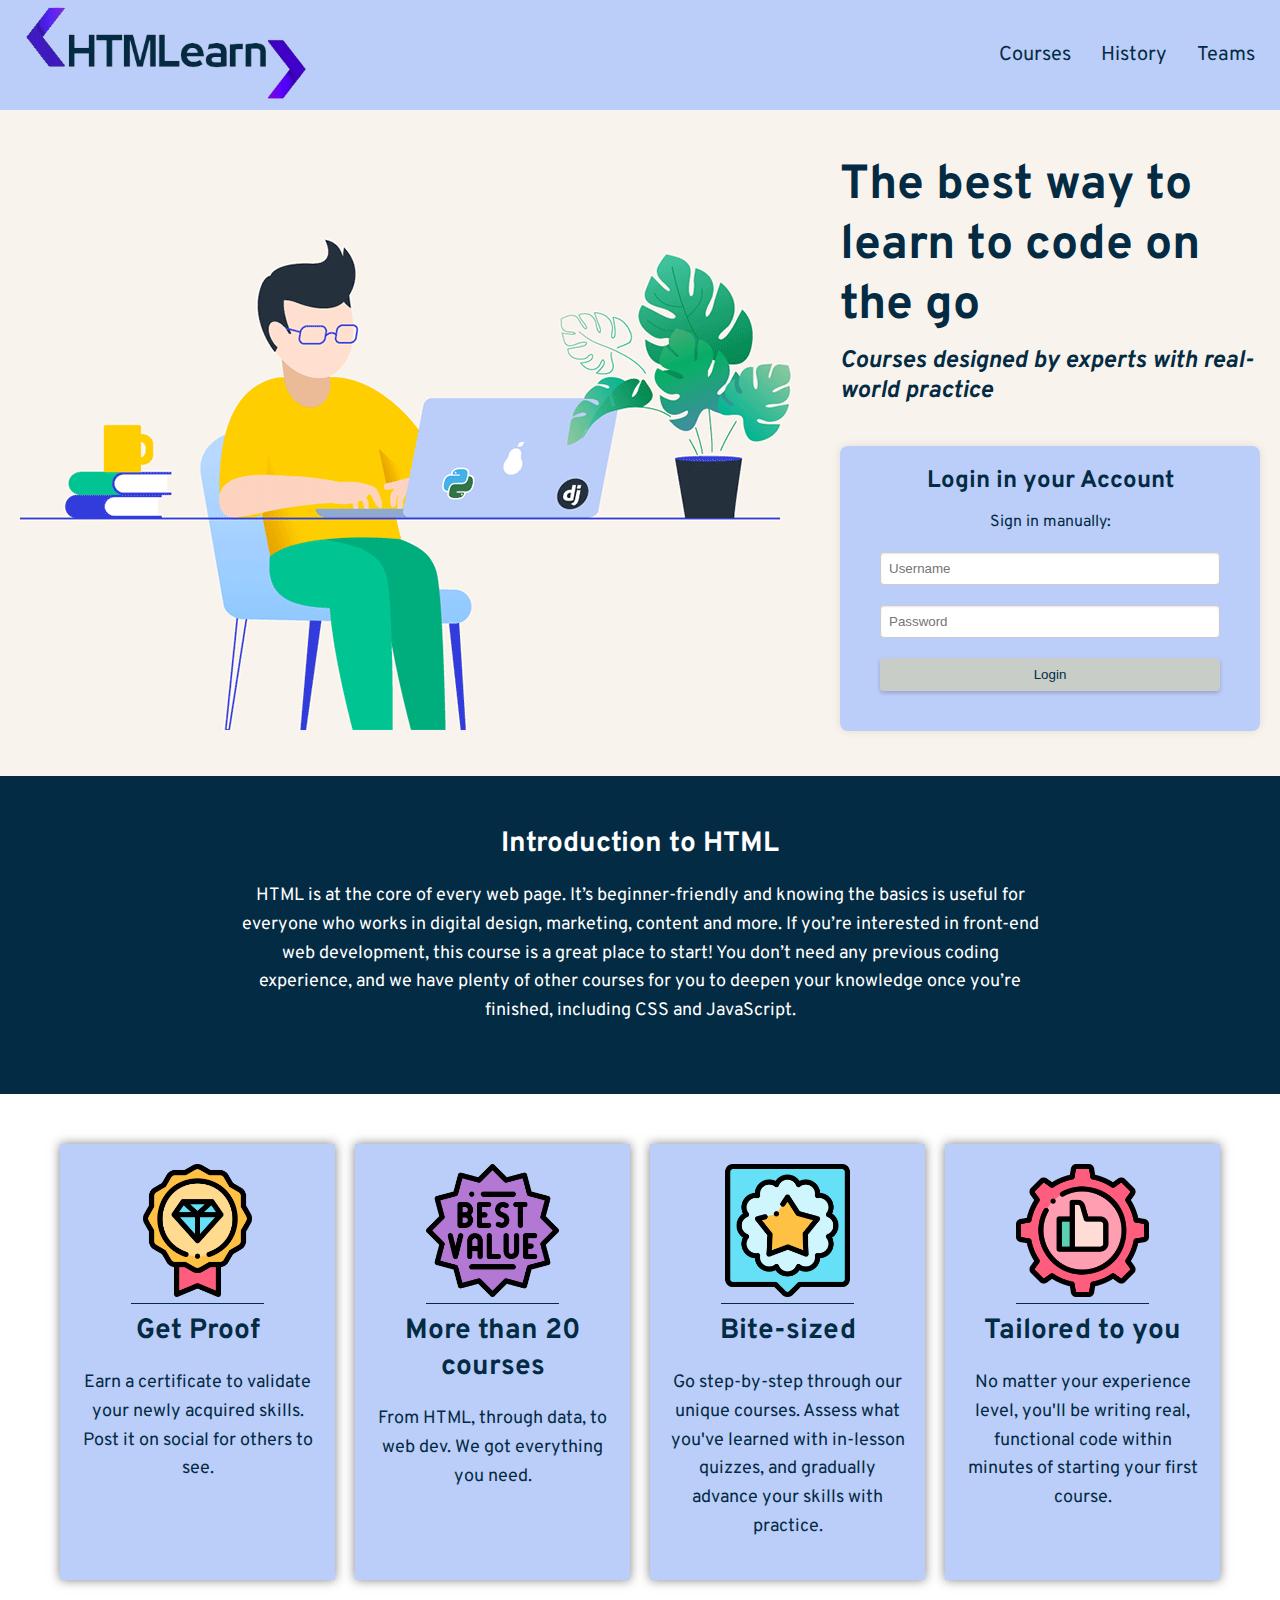
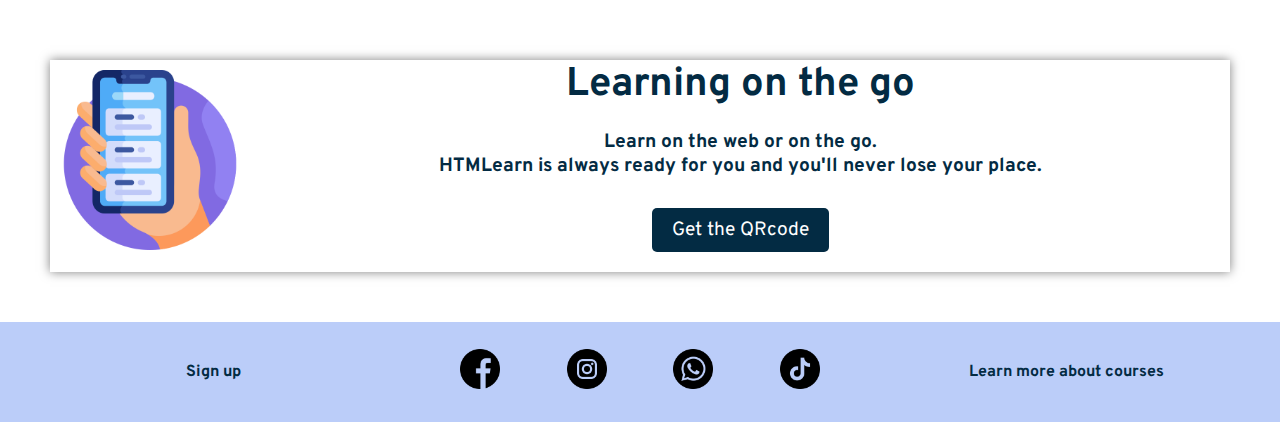
<file: index.html>
<!DOCTYPE html>
<html> 
    <head>
        <meta name="viewport" content="width=device-width, initial-scale=1.0"> <!--questo tag aiuta a creare un'esperienza di visualizzazione ottimizzata su dispositivi mobili, consentendo al tuo sito web di adattarsi correttamente alle diverse dimensioni dei dispositivi-->
        <link href="style.css" rel="stylesheet">

        <title> Learn to Code </title>
        <link rel="icon" type="image/x-icon" href="favicon.ico" />

        <link rel="preconnect" href="https://fonts.googleapis.com">
        <link rel="preconnect" href="https://fonts.gstatic.com" crossorigin>
        <link href="https://fonts.googleapis.com/css2?family=Overpass:ital,wght@0,400;0,500;0,900;1,400&display=swap" rel="stylesheet">
    
        <script>
            /* header and sidenav for mobile*/
            document.addEventListener('DOMContentLoaded', function () {
                const burgerBtn = document.querySelector('.burger-btn');
                const navLinks = document.querySelector('.nav-links');
            
                 // Adding a click event listener to the burger button
                burgerBtn.addEventListener('click', function () {
                    navLinks.classList.toggle('show');
                });
            });
        </script>
    </head>
    
    <body>
        <div id="header">  
            <div class="logo-wrapper"> 
                <a href="index.html"> <img id="logo" src="IMAGES\LOGO_1.png" alt="Logo" height="130px"> </a> 
            </div>
                
            <nav>
                <ul class="nav-links">
                        <li class="close-btn"><a href="index.html">X</a></li>
                        <li><a href="page2.html">Courses</a></li>
                        <li><a href="https://en.wikipedia.org/wiki/HTML">History</a></li>
                        <li><a href="https://www.linkedin.com/feed/" target="_blank">Teams</a></li>
                </ul>

                <div class="burger-btn">&#9776;</div>
            </nav>

        </div>

                    
        <!--content-->
        <div id="content_1">

            <!-- colonna sinistra-->
            <div class="col-sx">    
                    <img src="IMAGES\HOME\python-cover.gif" alt="Developer animation"> 
            </div>
            
            <!--colonna destra-->
            <div class="col-dx">
                    <h1 id="title">The best way to learn to code on the go</h1>
                    <h2 id="subtitle"> Courses designed by experts with real-world practice </h2>

                    <!-- Modulo di login -->
                    <div class="cover-logging">
                        <form action="/action_page.php">
                            <h2>Login in your Account</h2>
                                                      
                            <div class="col-loggin">
                                <p>Sign in manually:</p>
                            
                                <input type="text" name="username" placeholder="Username" required>
                                <input type="password" name="password" placeholder="Password" required>
                                <input type="submit" value="Login">
                                
                            </div>
                        </form>
                    </div>

            </div>
        
        </div>
    
    

        <div id="content_2">
            <div class="container-text">                
                <h3>Introduction to HTML</h3>

                <p> HTML is at the core of every web page. 
                    It’s beginner-friendly and knowing the basics is useful for everyone who works in digital design, marketing, content and more. 
                    If you’re interested in front-end web development, this course is a great place to start! You don’t need any previous coding experience, and we have plenty of other courses for you to deepen your knowledge once you’re finished, including CSS and JavaScript.
                </p>
                
            </div>
        </div>

        <div id="content_4" class="launching-cards"> 
            <div class="launching-cards-wrapper">
                <div class="card">
                    <a herf="https://www.unibo.it/it/"> 
                        <img src="IMAGES\HOME\best-quality.png" alt height="133" width="133" loading="lazy">
                        <div class="title">
                            <h3> Get Proof </h3>
                        </div>
                        <p> Earn a certificate to validate your newly acquired skills. Post it on social for others to see.
                        </p>
                    </a>
                </div>
                <div class="card">
                    <a herf="https://www.unibo.it/it/"> 
                        <img src="IMAGES\HOME\best-value.png" alt height="133" width="133" loading="lazy">
                        <div class="title">
                            <h3> More than 20 courses </h3>
                        </div>
                        <p> From HTML, through data, to web dev. We got everything you need.
                        </p>
                    </a>
                </div>
                <div class="card">
                    <a herf="https://www.unibo.it/it/"> 
                        <img src="IMAGES\HOME\featured.png" alt height="133" width="133" loading="lazy">
                        <div class="title">
                            <h3> Bite-sized </h3>
                        </div>
                        <p> Go step-by-step through our unique courses. Assess what you've learned with in-lesson quizzes, and gradually advance your skills with practice.
                        </p>
                    </a>
                </div>
                <div class="card">
                    <a herf="https://www.unibo.it/it/"> 
                        <img src="IMAGES\HOME\easy-maintenance.png" alt height="133" width="133" loading="lazy">
                        <div class="title">
                            <h3> Tailored to you </h3>
                        </div>
                        <p> No matter your experience level, you'll be writing real, functional code within minutes of starting your first course.
                        </p>
                    </a>
                </div>
            </div>
        </div>

    
       

        <div id="content_5" >
            <div class="learning-on-the-go">

                <!-- colonna sinistra-->
                <div class="col-sx" id="content_5_sx">
                    <img src="IMAGES\HOME\smartphone.png" alt >
                </div>

                <!--colonna destra-->
                <div class="col-dx">
                    <h3>Learning on the go</h3>
                    <h4>Learn on the web or on the go. <br> HTMLearn is always ready for you and you'll never lose your place.</h4>

                </div>

                <a href="https://appinventor.mit.edu/">Get the QRcode</a>

            </div>
        </div>

        

        
    <!-- footer -->
        <div id="footer_wrapper">
            <div class="footer_div">
				<a href="index.html"> <h4>Sign up</h4> </a>
			</div>

            <div class="footer_div">
				<div id="social">
					<div class="social-icon"> <a href="https://www.facebook.com/" target="_blank"> <img src="IMAGES/facebook.png" alt="facebook" height="40px"> </a> </div>
					<div class="social-icon"> <a href="https://www.instagram.com/" target="_blank"> <img src="IMAGES/instagram.png" alt="instagram" height="40px"> </a> </div>
					<div class="social-icon"> <a href="https://web.whatsapp.com/" target="_blank"> <img src="IMAGES/whatsapp.png" alt="whatsapp" height="40px"> </a> </div>
					<div class="social-icon"> <a href="https://www.tiktok.com/login?redirect_url=https%3A%2F%2Fwww.tiktok.com%2F&lang=en&enter_method=mandatory" target="_blank"> <img src="IMAGES/tiktok.png" alt="tiktok" height="40px"> </a> </div>
				</div>
			</div>
			
            <div class="footer_div">
				<a href="page2.html"><h4>Learn more about courses</h4></a>
			</div>
        </div>
    
      
    
</body>
</html>
</file>
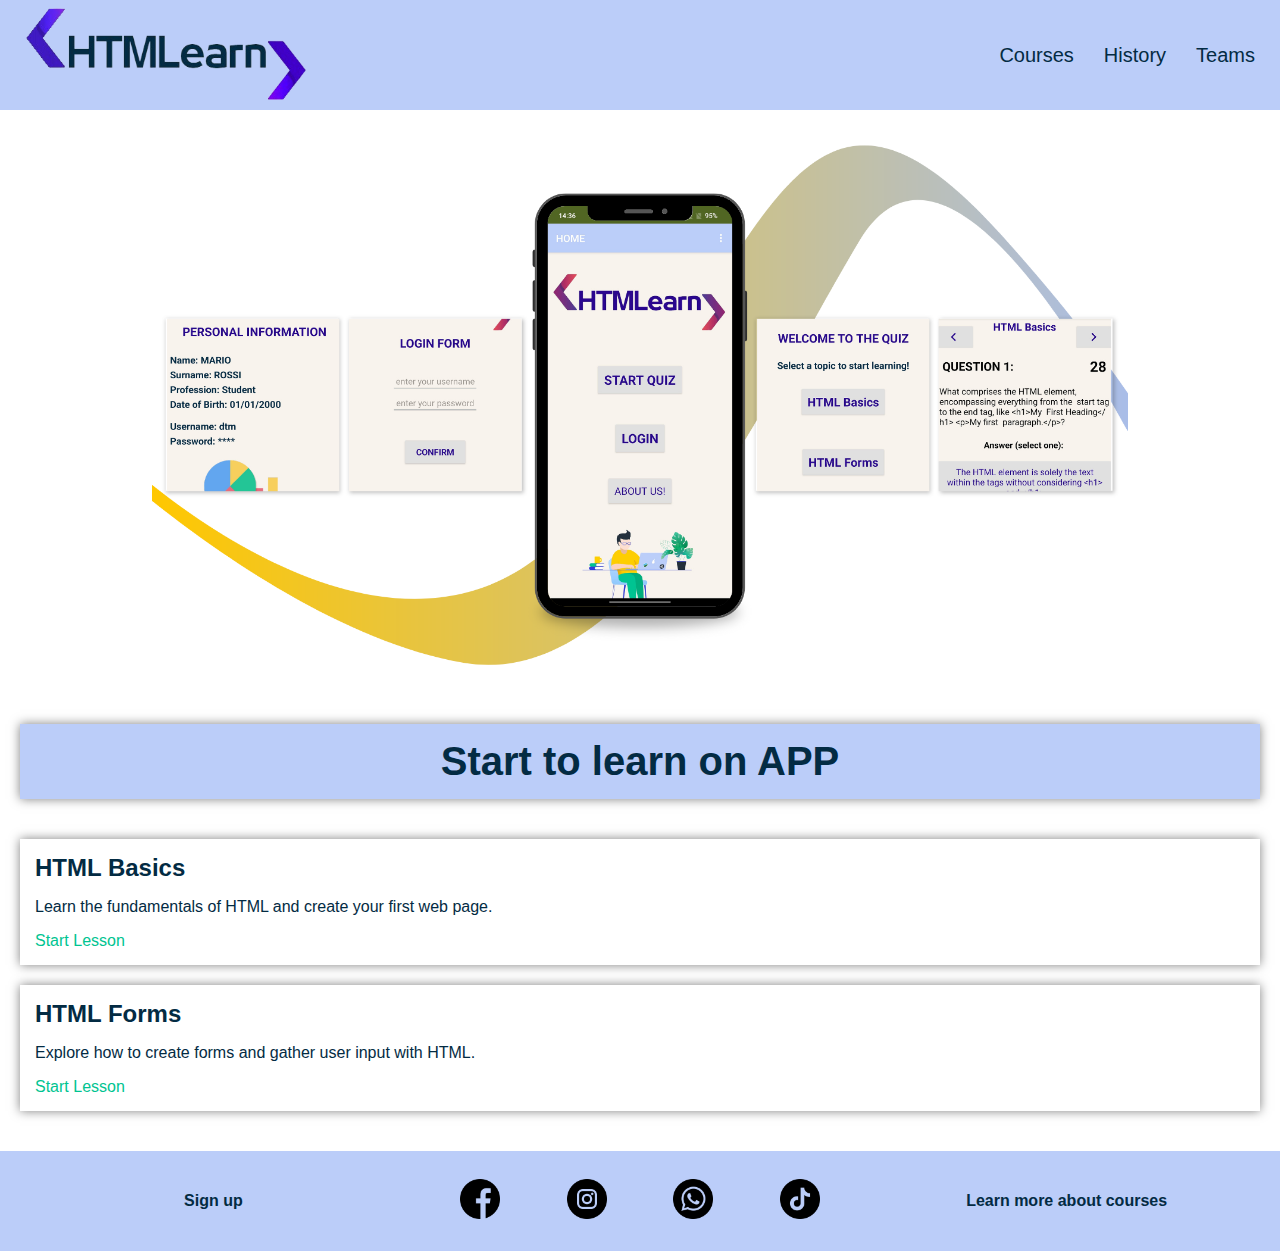
<file: page2.html>
<!DOCTYPE html>
<html> 
    <head>
        <meta name="viewport" content="width=device-width, initial-scale=1.0"> <!--questo tag aiuta a creare un'esperienza di visualizzazione ottimizzata su dispositivi mobili, consentendo al tuo sito web di adattarsi correttamente alle diverse dimensioni dei dispositivi-->
        <link href="style.css" rel="stylesheet">

        <title> Learn to Code </title>
        <link rel="icon" type="image/x-icon" href="favicon.ico" />
    
        <script>
            /* header and sidenav for mobile*/

            document.addEventListener('DOMContentLoaded', function () {
                const burgerBtn = document.querySelector('.burger-btn');
                const navLinks = document.querySelector('.nav-links');
            
                 // Adding a click event listener to the burger button
                burgerBtn.addEventListener('click', function () {
                    navLinks.classList.toggle('show');
                });
                
            });


        </script>
    </head>
    
    <body>
        <div id="header">  
            <div class="logo-wrapper"> 
                <a href="index.html"> <img id="logo" src="IMAGES\LOGO_1.png" alt="Logo" height="130px"> </a> 
            </div>
                
            <nav>
                <ul class="nav-links">
                        <li class="close-btn"><a href="page2.html">X</a></li>
                        <li class="close-btn"><a href="index.html">Home</a></li>
                        <li><a href="page2.html">Courses</a></li>
                        <li><a href="https://en.wikipedia.org/wiki/HTML">History</a></li>
                        <li><a href="https://www.linkedin.com/feed/" target="_blank">Teams</a></li>
                </ul>

                <div class="burger-btn">&#9776;</div>
            </nav>

       

        </div>


        <!--content-->
        <div id="courses-container">
            <div id="cover-image2">    
                <img src="IMAGES\COURSES\COVER PAGE 2 - APP.png" alt="Application"> 
            </div>
        </div>

        <div id="content-page2">
            <h3>Start to learn on APP</h3>
        </div>

        <div class="main-content">
            <article class="lesson">
                <h2>HTML Basics</h2>
                <p>Learn the fundamentals of HTML and create your first web page.</p>
                <a href="#">Start Lesson</a>
            </article>
    
            <article class="lesson">
                <h2>HTML Forms</h2>
                <p>Explore how to create forms and gather user input with HTML.</p>
                <a href="#">Start Lesson</a>
            </article>
        </div>
        

        <!-- footer -->
        <div id="footer_wrapper">
            <div class="footer_div">
				<a href="index.html"> <h4>Sign up</h4> </a>
			</div>

            <div class="footer_div">
				<div id="social">
					<div class="social-icon"> <a href="https://www.facebook.com/" target="_blank"> 
                        <img src="IMAGES/facebook.png" alt="facebook" height="40px"> </a> </div>
					<div class="social-icon"> <a href="https://www.instagram.com/" target="_blank"> 
                        <img src="IMAGES/instagram.png" alt="instagram" height="40px"> </a> </div>
					<div class="social-icon"> <a href="https://web.whatsapp.com/" target="_blank"> 
                        <img src="IMAGES/whatsapp.png" alt="whatsapp" height="40px"> </a> </div>
					<div class="social-icon"> <a href="https://www.tiktok.com/login?redirect_url=https%3A%2F%2Fwww.tiktok.com%2F&lang=en&enter_method=mandatory" target="_blank"> 
                        <img src="IMAGES/tiktok.png" alt="tiktok" height="40px"> </a> </div>
				</div>
			</div>
			
            <div class="footer_div">
				<a href="page2.html"><h4>Learn more about courses</h4></a>
			</div>
        </div>
    

    </body>
</html>
</file>
<file: style.css>
/*BODY style*/

body {
    padding: 0;
    margin: 0;
    box-sizing: border-box; /* padding e bordo inclusi nella w/h degli elementi*/
    font-family: 'Overpass', sans-serif;
}

body, main, div, footer, h1, h2, h3, h4, h5, h6, header, li, nav, ol, ul {
    margin: 0;
    padding: 0;
    border: 0;
}



/*HEADER style*/
#header { 
    background-color: rgb(187,205,249);     color: rgb(3, 43, 67);
    padding: 10px;     height: 90px; 
    display: flex;    justify-content: space-between;    align-items: center; }

nav {     display: flex;     align-items: center; }
 
.nav-links {     list-style: none;     display: flex; }

.nav-links li {     margin: 0 15px; }

.nav-links a {    text-decoration: none;     color: rgb(3,43,67);     font-size: 20px; }

.nav-links a:hover {     text-decoration: underline;     cursor: pointer; }

.burger-btn {     font-size: 30px;     cursor: pointer;     display: none; }

.close-btn {     display: none; }

@media screen and (max-width: 768px) {
    .nav-links {
        display: none;
        flex-direction: column;
        position: absolute;
        top: 0;
        right: 0;
        height: 100%;
        width: 40%;
        background-color: rgb(3, 43, 67);
        z-index: 2;
        padding-top: 60px;
    }
    .nav-links.show {
        display: flex;
    }
    .nav-links li {
        text-align: right;
        right: 10px;
        margin: 10px 30px;
    }
    .nav-links a { 
        text-decoration: none;
        color: rgb(249,243,237);
    }
    .nav-links a:hover {
        text-decoration: none;
        color: rgb(255,206,0);
    }
    .burger-btn {
        display: block;
    }
    .close-btn {
        display: inline;
    }
}



/*CONTENT style page HOME*/

/*Content 1*/

#content_1 {
    top: 200px;
    background-color: rgb(249, 243, 237);
    display: flex;
    flex-wrap: wrap;
    align-items: center;
    justify-content: space-between;
    padding: 20px;
}

.col-sx {
    max-width: 100%;
    height: auto;
    margin-bottom: 20px;
}

.col-dx {
    flex: 1;
    padding-left: 20px;
    color: rgb(3, 43, 67);
    box-sizing: border-box;
}

#title {
    font-size: 48px;
    margin-bottom: 10px;
}

#subtitle {
    font-size: 24px;
    font-style: italic;
    margin-top: 0;
}

    /*FORM*/
    .cover-logging {
        background-color: rgb(187,205,249);
        padding: 20px 10px 30px 10px;
        box-sizing: border-box;
        margin: 40px 0 0 0;

        border-radius: 8px; /* Arrotonda gli angoli */
        box-shadow: 0 0 10px rgba(0, 0, 0, 0.1); /* Aggiunge un'ombra */
        text-align: center;
        
    }

    .cover-logging h2  {
        font-size: 24px;
    }

    .col-loggin {
        display: flex;
        flex-direction: column;
        
    }

    .col-loggin p {
        margin-bottom: 10px;
        color:rgb(3, 43, 67);
    }

    input[type="text"],
    input[type="password"],
    input[type="submit"] {
        margin: 10px 30px auto;
        margin-bottom: 10px;
        padding: 8px;
        border: 1px solid #ccc;
        border-radius: 4px;
        box-sizing: border-box;
        box-shadow: inset 0 1px 2px rgba(0, 0, 0, 0.1); /* Aggiunge un'ombra interna */
    }

    input[type="submit"] {
        background-color: rgb(255,206,0, 20%);
        color: rgb(3, 43, 67);
        cursor: pointer;
        box-shadow: 0 2px 4px rgba(0, 0, 0, 0.2); /* Aggiunge un'ombra al pulsante */
    }

    input[type="submit"]:hover {
        background-color: rgb(0, 196, 145);
    }

@media (max-width: 768px) {
    #content_1 {
        flex-direction: column;
        align-items: center; /* Center both columns */
        }
    
    #col-dx {
        width: 100%;
        padding-left: 0;
    }

    #col-sx {
        height: auto;
    }

    .col-sx img {
        width: 100%; 
    }

    #title  {
        text-align: center;
    }

    #subtitle  {
        text-align: center;
    }

}


/*CONTENT 2*/

#content_2 {
    background-color: rgb(3, 43, 67);
    padding: 50px 0;
}

.container-text {
    max-width: 800px;
    margin: 0 auto;
    text-align: center;
}

#content_2 h3 {
    color:white;
    font-size: 28px;
    margin-bottom: 20px;
}

#content_2 p {
    color: white;
    font-size: 18px;
    line-height: 1.6; /*interline*/
    
}

/*CONTENT 3*/


/*CONTENT 4*/

div { 
    display: block;
}

:after :before {
    box-sizing: border-box;
}

.launching-cards {
    background-color:white;
    padding-top: 2.5em;
    padding-right: 0px;
    padding-bottom: 1.25em;
    padding-left: 0px;
}

.launching-cards-wrapper { 
    margin: 0 auto;
    max-width: 1180px;
    width: 100%;
    display: flex;
    justify-content: center;
}

.card {
    background-color: rgb(187,205,249);
    text-align: center;
    width: 100%; /* Occupa l'intera larghezza del contenitore */
    margin-bottom: 20px; /* Aggiungi spazio tra le card */
    margin: 10px;
    padding: 20px; /* Aggiungi spazio interno alle card */
    transition: all 0.2s ease 0s;
    box-shadow: 0 0 10px rgba(0, 0, 0, 0.5);
   
    flex-basis: 278px;
    flex-grow: 1;
  
}


.card .title {
    margin-top: 10px;
    font-size: 2.5em;
}

.card p {
    margin-top: 10px;
    font-size: 1.2em;
    color:rgb(3, 43, 67)
}

.card h3 {
    color:rgb(3, 43, 67);
    font-size: 28px;
    margin-bottom: 20px;
}

.card p {
    color:rgb(3, 43, 67);
    font-size: 18px;
    line-height: 1.6; /*interline*/
    
}

.card:hover {
    transform: scale(1.1); 
}

#content_4 a {
    border-bottom: 1px solid rgb(3, 43, 67);
}


@media screen and (max-width: 780px) {
    .launching-cards-wrapper {
        flex-direction: column; /* Cambia la direzione di flessione in colonna */
        align-items: center; /* Allinea i figli al centro */
        max-width: 100%;
    }

    .card {
        flex-basis: calc(100% - 1.25em); /* Occupa l'intera larghezza, con uno spazio tra le card */
        margin: 0 0 1.25em; /* Rimuovi il margine laterale e aggiungi margine inferiore tra le card */
        
    }
}

/*CONTENT 5*/

#content_5 {
    margin: 50px;
}

.learning-on-the-go {
    background-color: white;
    box-shadow: 0 0 10px rgba(0, 0, 0, 0.5);
    color: rgb(3, 43, 67);
    
    text-align: center;
}

.learning-on-the-go h3 {
    font-size: 40px;
    margin-bottom: 20px;
    color: rgb(3, 43, 67);
}

.learning-on-the-go h4 {
    font-size: 1.2em;
    margin-bottom: 30px;
}

.learning-on-the-go a {
    display: inline-block;
    padding: 10px 20px;
    margin-bottom: 20px;
    background-color: rgb(3, 43, 67);
    color: rgb(255, 255, 255);
    text-decoration: none;
    font-size: 1.2em;
    border-radius: 5px;
    transition: background-color 0.3s ease;
}

.learning-on-the-go a:hover {
    background-color: rgb(0, 196, 145);
}

#content_5_sx img {
    height: 180px;
    float: left;
    margin: 10px;
}

@media (max-width: 768px) {
    .learning-on-the-go img {
        max-width: 30%;

    }
}

/*CONTENT style PAGE 2 - COURSES*/

#courses-container {
    top: 200px;
    background-color: white;
    padding: 20px;
    text-align: center;
    }
    
#cover-image2 {
    margin-bottom: 20px;
    background-color: white;
    }

    #cover-image2 img {
        max-width: 100%;
        width: auto;;
        height: 550px;}

#content-page2 {
    box-shadow: 0 0 10px rgba(0, 0, 0, 0.5);
    margin-left: 20px;
    margin-right: 20px;
    margin-bottom: 20px;
}
    
#content-page2 h3 {
    color: rgb(3, 43, 67);
    text-align: center;
    font-size: 40px;
    background-color: rgb(187,205,249);
    padding: 15px;
}

.main-content {
    padding: 20px;
}

.lesson {
    padding: 15px;
    margin-bottom: 20px;
    background-color: white;
    box-shadow: 0 0 10px rgba(0, 0, 0, 0.5);
    color: rgb(3, 43, 67);
}


.lesson a {
    color: rgb(0, 196, 145); /* Green link color */
    text-decoration: none;
}

.lesson a:hover {
    text-decoration: underline;
}

@media (max-width: 768px) {
    #cover-image2 img {
        width: 100%; 
        height: auto;
    }
}

/*FOOTER*/

#footer_wrapper {
    display: flex;     justify-content: center;     align-items: center;
    width: 100%;     min-height: 100px;
    background-color: rgb(187,205,249);     box-sizing: border-box;}

.footer_div {     width: 33.33%;    text-align: center; }

.footer_div h4 {    margin: 0;     transition: color 0.2s;}

.footer_div a {    text-decoration: none;    color: rgb(3, 43, 67); }

.footer_div h4:hover {    color: rgb(255,206,0); }

#social {
    display: flex;
    justify-content: space-around;
    margin: 10px 0;
}

.social-icon {
    position: relative;
    transition: top 0.2s;
}

.social-icon:hover {
    top: 2px;
}
</file>
